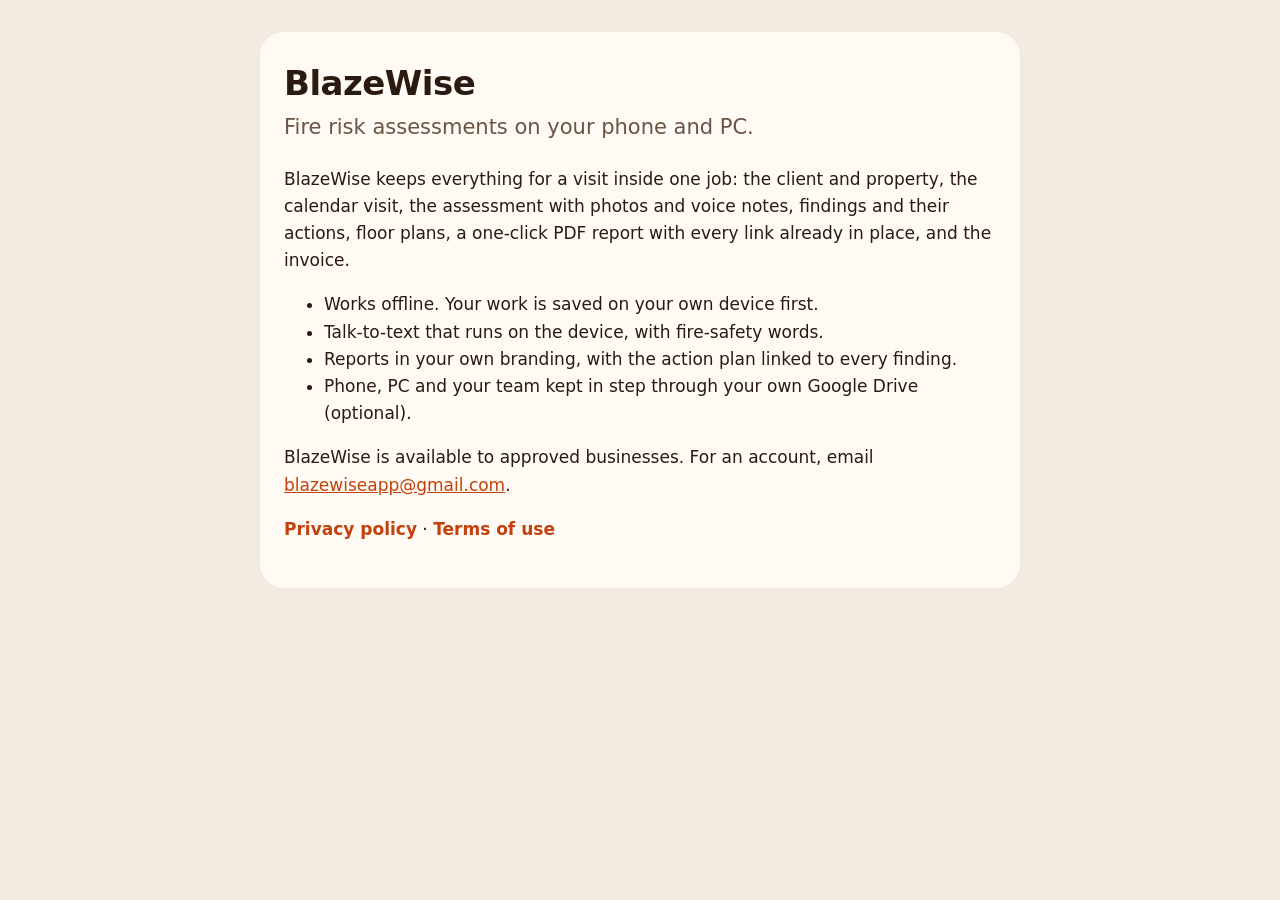
<file: index.html>
<!doctype html>
<html lang="en">
<head>
<meta charset="utf-8">
<meta name="viewport" content="width=device-width, initial-scale=1">
<title>BlazeWise</title>
<meta name="description" content="Fire risk assessments on your phone and PC: assessment, photos, findings, linked PDF report and invoice in one place.">
<link rel="stylesheet" href="https://blazewiseapp-design.github.io/style.css">
</head>
<body>
<main>
<h1>BlazeWise</h1>
<p class="lead">Fire risk assessments on your phone and PC.</p>
<p>BlazeWise keeps everything for a visit inside one job: the client and property, the calendar visit, the assessment with photos and voice notes, findings and their actions, floor plans, a one-click PDF report with every link already in place, and the invoice.</p>
<ul>
<li>Works offline. Your work is saved on your own device first.</li>
<li>Talk-to-text that runs on the device, with fire-safety words.</li>
<li>Reports in your own branding, with the action plan linked to every finding.</li>
<li>Phone, PC and your team kept in step through your own Google Drive (optional).</li>
</ul>
<p>BlazeWise is available to approved businesses. For an account, email <a href="mailto:blazewiseapp@gmail.com">blazewiseapp@gmail.com</a>.</p>
<p class="links"><a href="https://blazewiseapp-design.github.io/privacy.html">Privacy policy</a> · <a href="https://blazewiseapp-design.github.io/terms.html">Terms of use</a></p>
</main>
</body>
</html>
</file>
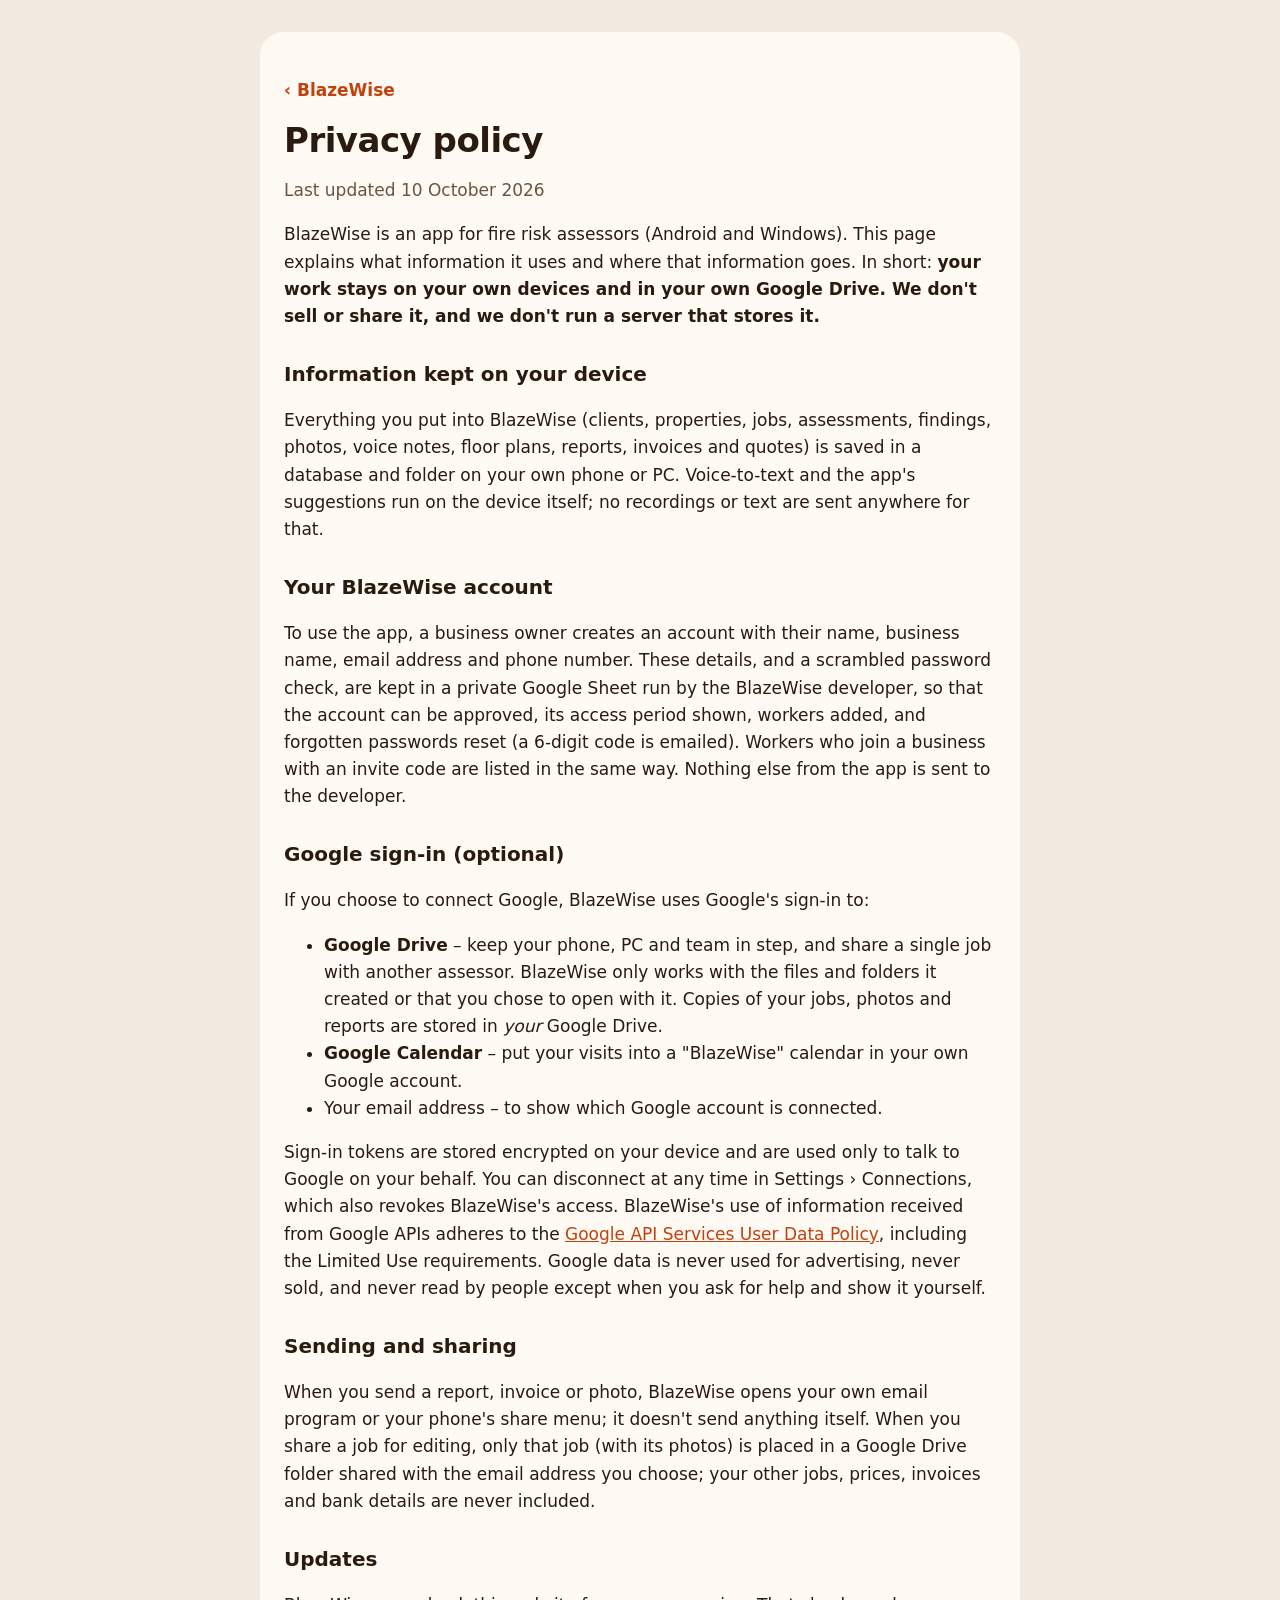
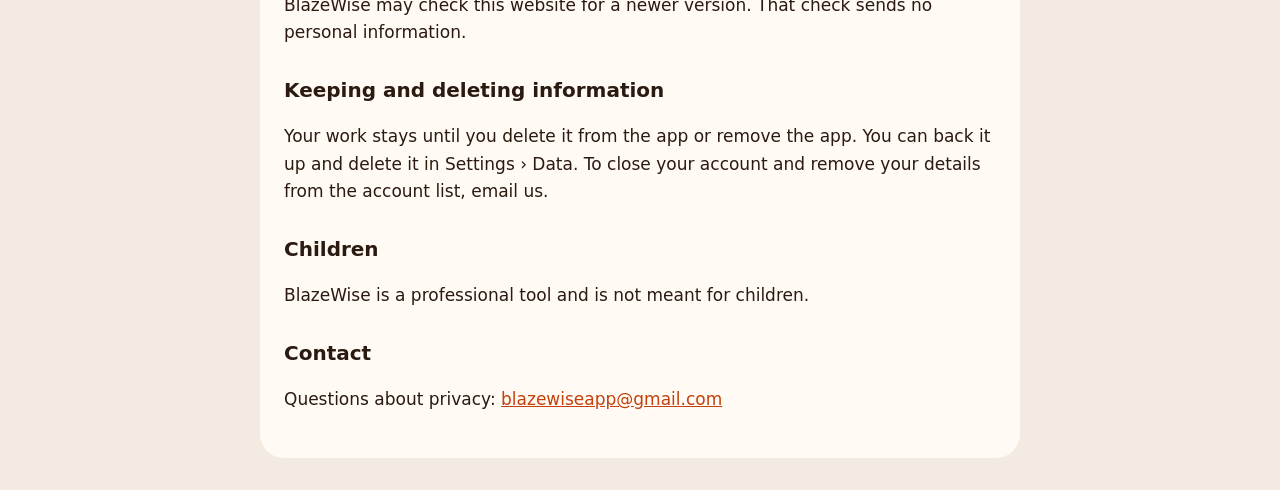
<file: privacy.html>
<!doctype html>
<html lang="en">
<head>
<meta charset="utf-8">
<meta name="viewport" content="width=device-width, initial-scale=1">
<title>BlazeWise privacy policy</title>
<link rel="stylesheet" href="https://blazewiseapp-design.github.io/style.css">
</head>
<body>
<main>
<p class="back"><a href="https://blazewiseapp-design.github.io/">‹ BlazeWise</a></p>
<h1>Privacy policy</h1>
<p class="muted">Last updated 10 October 2026</p>

<p>BlazeWise is an app for fire risk assessors (Android and Windows). This page explains what information it uses and where that information goes. In short: <strong>your work stays on your own devices and in your own Google Drive. We don't sell or share it, and we don't run a server that stores it.</strong></p>

<h2>Information kept on your device</h2>
<p>Everything you put into BlazeWise (clients, properties, jobs, assessments, findings, photos, voice notes, floor plans, reports, invoices and quotes) is saved in a database and folder on your own phone or PC. Voice-to-text and the app's suggestions run on the device itself; no recordings or text are sent anywhere for that.</p>

<h2>Your BlazeWise account</h2>
<p>To use the app, a business owner creates an account with their name, business name, email address and phone number. These details, and a scrambled password check, are kept in a private Google Sheet run by the BlazeWise developer, so that the account can be approved, its access period shown, workers added, and forgotten passwords reset (a 6-digit code is emailed). Workers who join a business with an invite code are listed in the same way. Nothing else from the app is sent to the developer.</p>

<h2>Google sign-in (optional)</h2>
<p>If you choose to connect Google, BlazeWise uses Google's sign-in to:</p>
<ul>
<li><strong>Google Drive</strong> – keep your phone, PC and team in step, and share a single job with another assessor. BlazeWise only works with the files and folders it created or that you chose to open with it. Copies of your jobs, photos and reports are stored in <em>your</em> Google Drive.</li>
<li><strong>Google Calendar</strong> – put your visits into a "BlazeWise" calendar in your own Google account.</li>
<li>Your email address – to show which Google account is connected.</li>
</ul>
<p>Sign-in tokens are stored encrypted on your device and are used only to talk to Google on your behalf. You can disconnect at any time in Settings › Connections, which also revokes BlazeWise's access. BlazeWise's use of information received from Google APIs adheres to the <a href="https://developers.google.com/terms/api-services-user-data-policy">Google API Services User Data Policy</a>, including the Limited Use requirements. Google data is never used for advertising, never sold, and never read by people except when you ask for help and show it yourself.</p>

<h2>Sending and sharing</h2>
<p>When you send a report, invoice or photo, BlazeWise opens your own email program or your phone's share menu; it doesn't send anything itself. When you share a job for editing, only that job (with its photos) is placed in a Google Drive folder shared with the email address you choose; your other jobs, prices, invoices and bank details are never included.</p>

<h2>Updates</h2>
<p>BlazeWise may check this website for a newer version. That check sends no personal information.</p>

<h2>Keeping and deleting information</h2>
<p>Your work stays until you delete it from the app or remove the app. You can back it up and delete it in Settings › Data. To close your account and remove your details from the account list, email us.</p>

<h2>Children</h2>
<p>BlazeWise is a professional tool and is not meant for children.</p>

<h2>Contact</h2>
<p>Questions about privacy: <a href="mailto:blazewiseapp@gmail.com">blazewiseapp@gmail.com</a></p>
</main>
</body>
</html>
</file>
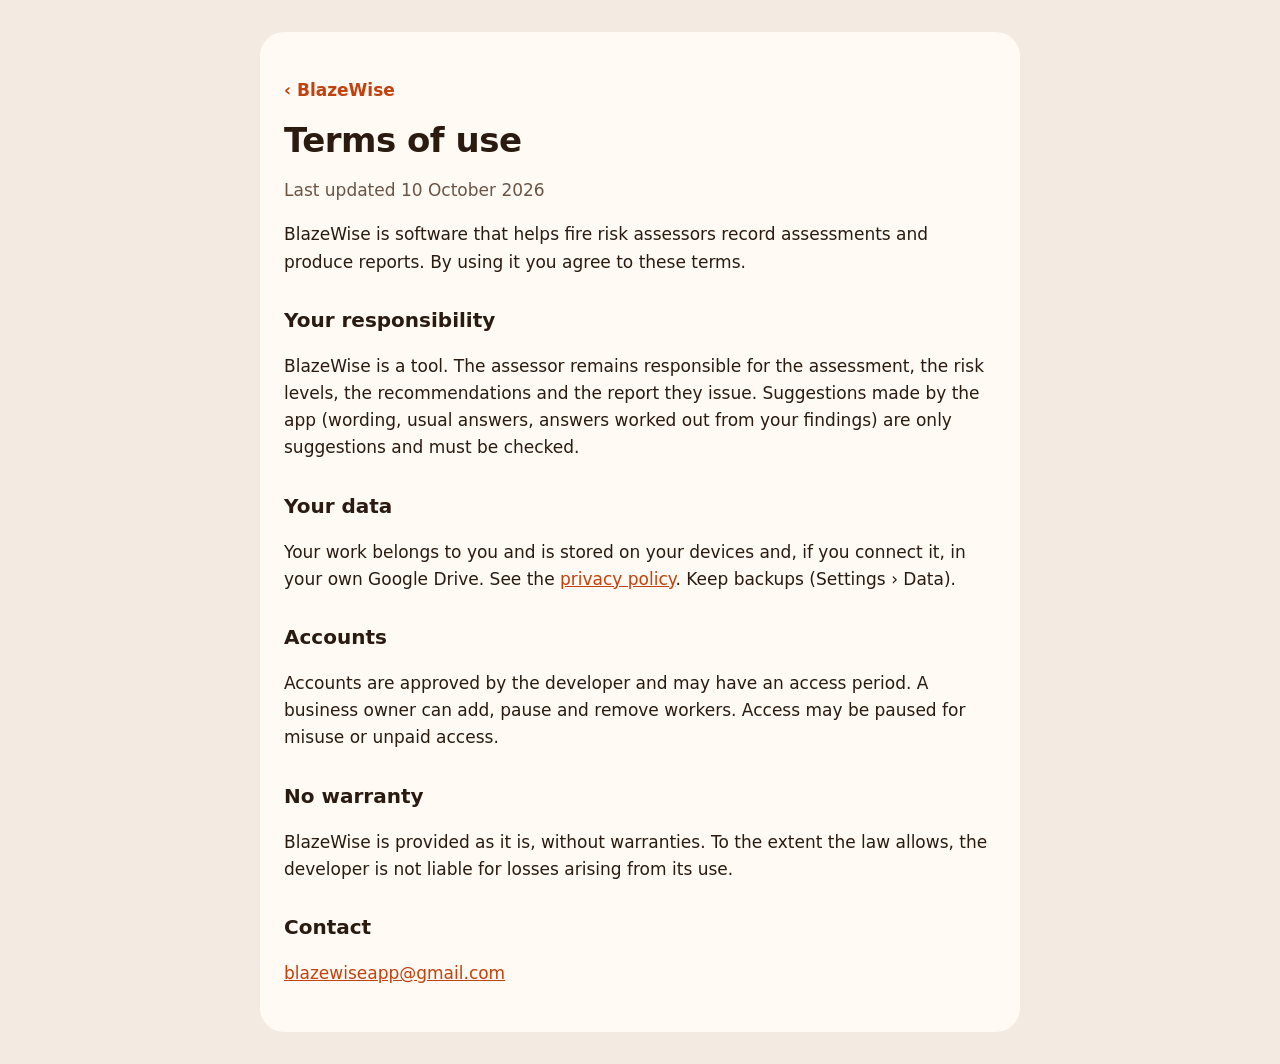
<file: terms.html>
<!doctype html>
<html lang="en">
<head>
<meta charset="utf-8">
<meta name="viewport" content="width=device-width, initial-scale=1">
<title>BlazeWise terms of use</title>
<link rel="stylesheet" href="https://blazewiseapp-design.github.io/style.css">
</head>
<body>
<main>
<p class="back"><a href="https://blazewiseapp-design.github.io/">‹ BlazeWise</a></p>
<h1>Terms of use</h1>
<p class="muted">Last updated 10 October 2026</p>
<p>BlazeWise is software that helps fire risk assessors record assessments and produce reports. By using it you agree to these terms.</p>
<h2>Your responsibility</h2>
<p>BlazeWise is a tool. The assessor remains responsible for the assessment, the risk levels, the recommendations and the report they issue. Suggestions made by the app (wording, usual answers, answers worked out from your findings) are only suggestions and must be checked.</p>
<h2>Your data</h2>
<p>Your work belongs to you and is stored on your devices and, if you connect it, in your own Google Drive. See the <a href="https://blazewiseapp-design.github.io/privacy.html">privacy policy</a>. Keep backups (Settings › Data).</p>
<h2>Accounts</h2>
<p>Accounts are approved by the developer and may have an access period. A business owner can add, pause and remove workers. Access may be paused for misuse or unpaid access.</p>
<h2>No warranty</h2>
<p>BlazeWise is provided as it is, without warranties. To the extent the law allows, the developer is not liable for losses arising from its use.</p>
<h2>Contact</h2>
<p><a href="mailto:blazewiseapp@gmail.com">blazewiseapp@gmail.com</a></p>
</main>
</body>
</html>
</file>
